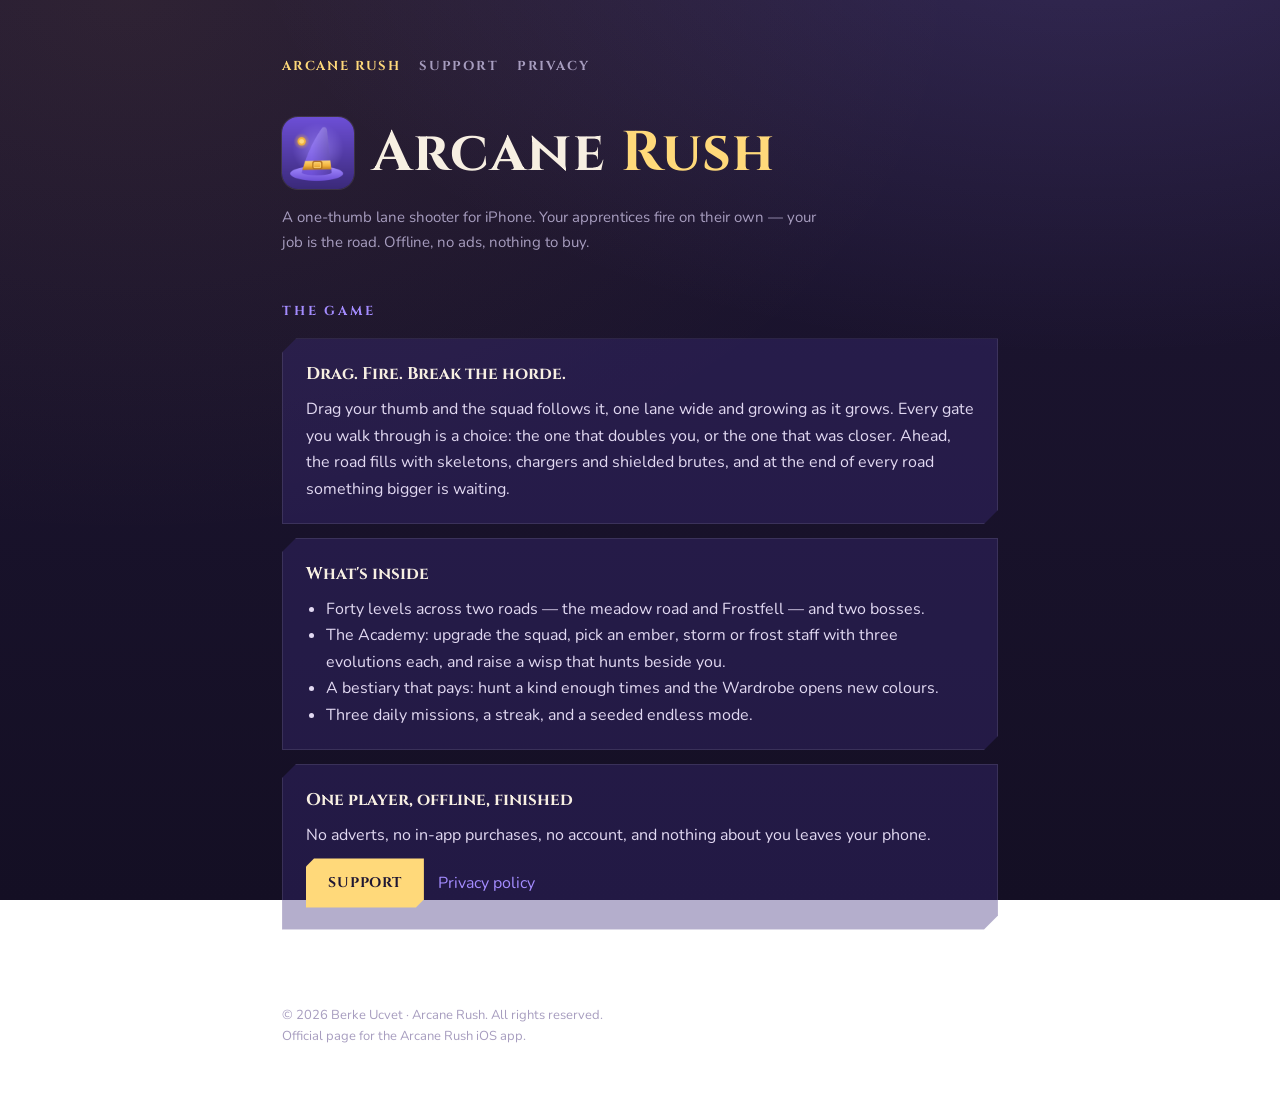
<file: index.html>
<!doctype html>
<html lang="en">
<head>
<meta charset="utf-8">
<meta name="viewport" content="width=device-width, initial-scale=1">
<link rel="icon" href="icon.png">
<link rel="apple-touch-icon" href="icon.png">
<link rel="preconnect" href="https://fonts.googleapis.com">
<link rel="preconnect" href="https://fonts.gstatic.com" crossorigin>
<link href="https://fonts.googleapis.com/css2?family=Cinzel:wght@700&family=Nunito:wght@400;700&display=swap" rel="stylesheet">
<link rel="stylesheet" href="style.css">
<title>Arcane Rush</title>
<meta name="description" content="Arcane Rush — a one-thumb lane shooter for iPhone. Lead a squad of apprentice wizards down the road. Offline, no ads, nothing to buy.">
</head>
<body>
<div class="wrap">
  <nav><a href="./" class="on">Arcane Rush</a><a href="support.html">Support</a><a href="privacy.html">Privacy</a></nav>
  <header>
    <div class="brand"><img src="icon.png" alt="Arcane Rush icon"><div class="logo">Arcane <b>Rush</b></div></div>
    <div class="tag">A one-thumb lane shooter for iPhone. Your apprentices fire on their own — your job is the road. Offline, no ads, nothing to buy.</div>
  </header>

  <h2>The game</h2>
  <div class="card">
    <h3>Drag. Fire. Break the horde.</h3>
    <p>Drag your thumb and the squad follows it, one lane wide and growing as it grows. Every gate you walk through is a choice: the one that doubles you, or the one that was closer. Ahead, the road fills with skeletons, chargers and shielded brutes, and at the end of every road something bigger is waiting.</p>
  </div>
  <div class="card">
    <h3>What's inside</h3>
    <ul>
      <li>Forty levels across two roads — the meadow road and Frostfell — and two bosses.</li>
      <li>The Academy: upgrade the squad, pick an ember, storm or frost staff with three evolutions each, and raise a wisp that hunts beside you.</li>
      <li>A bestiary that pays: hunt a kind enough times and the Wardrobe opens new colours.</li>
      <li>Three daily missions, a streak, and a seeded endless mode.</li>
    </ul>
  </div>
  <div class="card">
    <h3>One player, offline, finished</h3>
    <p>No adverts, no in-app purchases, no account, and nothing about you leaves your phone.</p>
    <p class="contact"><a class="btn" href="support.html">Support</a><a href="privacy.html">Privacy policy</a></p>
  </div>

  <footer>
    © 2026 Berke Ucvet · Arcane Rush. All rights reserved.<br>
    Official page for the Arcane Rush iOS app.
  </footer>
</div>
</body>
</html>
</file>
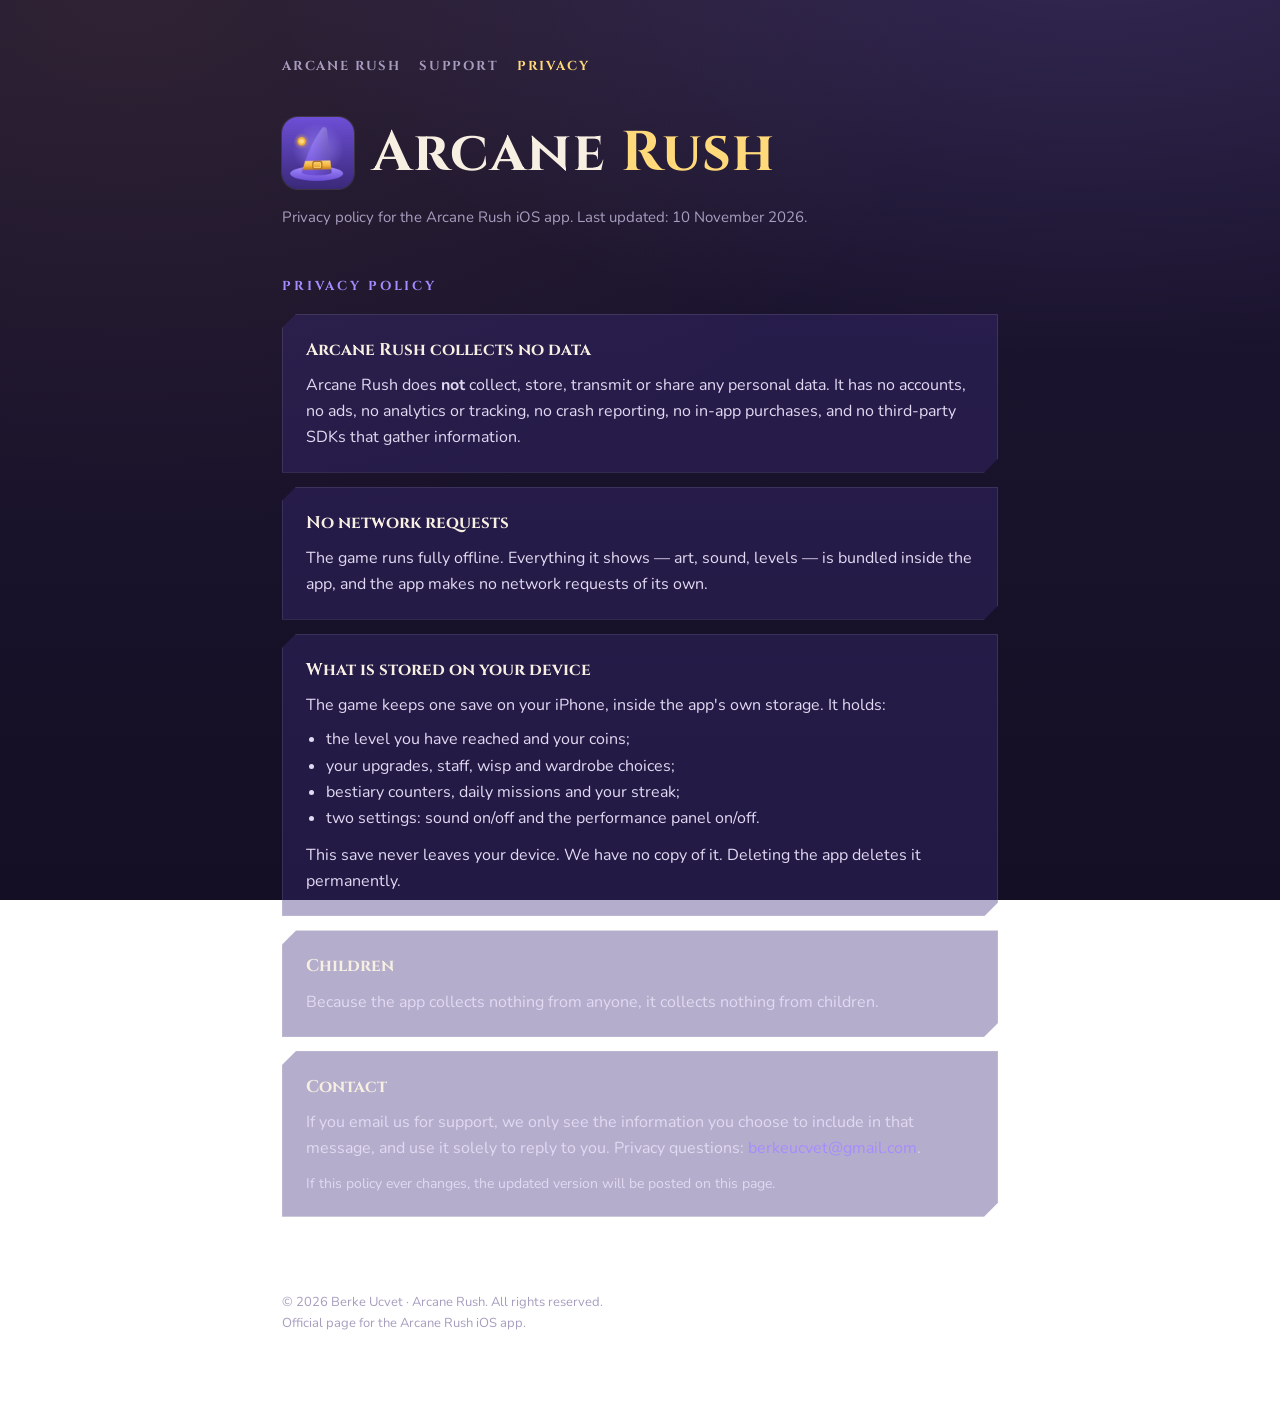
<file: privacy.html>
<!doctype html>
<html lang="en">
<head>
<meta charset="utf-8">
<meta name="viewport" content="width=device-width, initial-scale=1">
<link rel="icon" href="icon.png">
<link rel="apple-touch-icon" href="icon.png">
<link rel="preconnect" href="https://fonts.googleapis.com">
<link rel="preconnect" href="https://fonts.gstatic.com" crossorigin>
<link href="https://fonts.googleapis.com/css2?family=Cinzel:wght@700&family=Nunito:wght@400;700&display=swap" rel="stylesheet">
<link rel="stylesheet" href="style.css">
<title>Arcane Rush — Privacy Policy</title>
<meta name="description" content="Privacy policy for Arcane Rush: no data is collected, nothing leaves your device.">
</head>
<body>
<div class="wrap">
  <nav><a href="./">Arcane Rush</a><a href="support.html">Support</a><a href="privacy.html" class="on">Privacy</a></nav>
  <header>
    <div class="brand"><img src="icon.png" alt="Arcane Rush icon"><div class="logo">Arcane <b>Rush</b></div></div>
    <div class="tag">Privacy policy for the Arcane Rush iOS app. Last updated: 10 November 2026.</div>
  </header>

  <h2>Privacy Policy</h2>
  <div class="card">
    <h3>Arcane Rush collects no data</h3>
    <p>Arcane Rush does <b>not</b> collect, store, transmit or share any personal data. It has no accounts, no ads, no analytics or tracking, no crash reporting, no in-app purchases, and no third-party SDKs that gather information.</p>
  </div>
  <div class="card">
    <h3>No network requests</h3>
    <p>The game runs fully offline. Everything it shows — art, sound, levels — is bundled inside the app, and the app makes no network requests of its own.</p>
  </div>
  <div class="card">
    <h3>What is stored on your device</h3>
    <p>The game keeps one save on your iPhone, inside the app's own storage. It holds:</p>
    <ul>
      <li>the level you have reached and your coins;</li>
      <li>your upgrades, staff, wisp and wardrobe choices;</li>
      <li>bestiary counters, daily missions and your streak;</li>
      <li>two settings: sound on/off and the performance panel on/off.</li>
    </ul>
    <p>This save never leaves your device. We have no copy of it. Deleting the app deletes it permanently.</p>
  </div>
  <div class="card">
    <h3>Children</h3>
    <p>Because the app collects nothing from anyone, it collects nothing from children.</p>
  </div>
  <div class="card">
    <h3>Contact</h3>
    <p>If you email us for support, we only see the information you choose to include in that message, and use it solely to reply to you. Privacy questions: <a href="mailto:berkeucvet@gmail.com?subject=Arcane%20Rush%20Privacy">berkeucvet@gmail.com</a>.</p>
    <p class="muted">If this policy ever changes, the updated version will be posted on this page.</p>
  </div>

  <footer>
    © 2026 Berke Ucvet · Arcane Rush. All rights reserved.<br>
    Official page for the Arcane Rush iOS app.
  </footer>
</div>
</body>
</html>
</file>
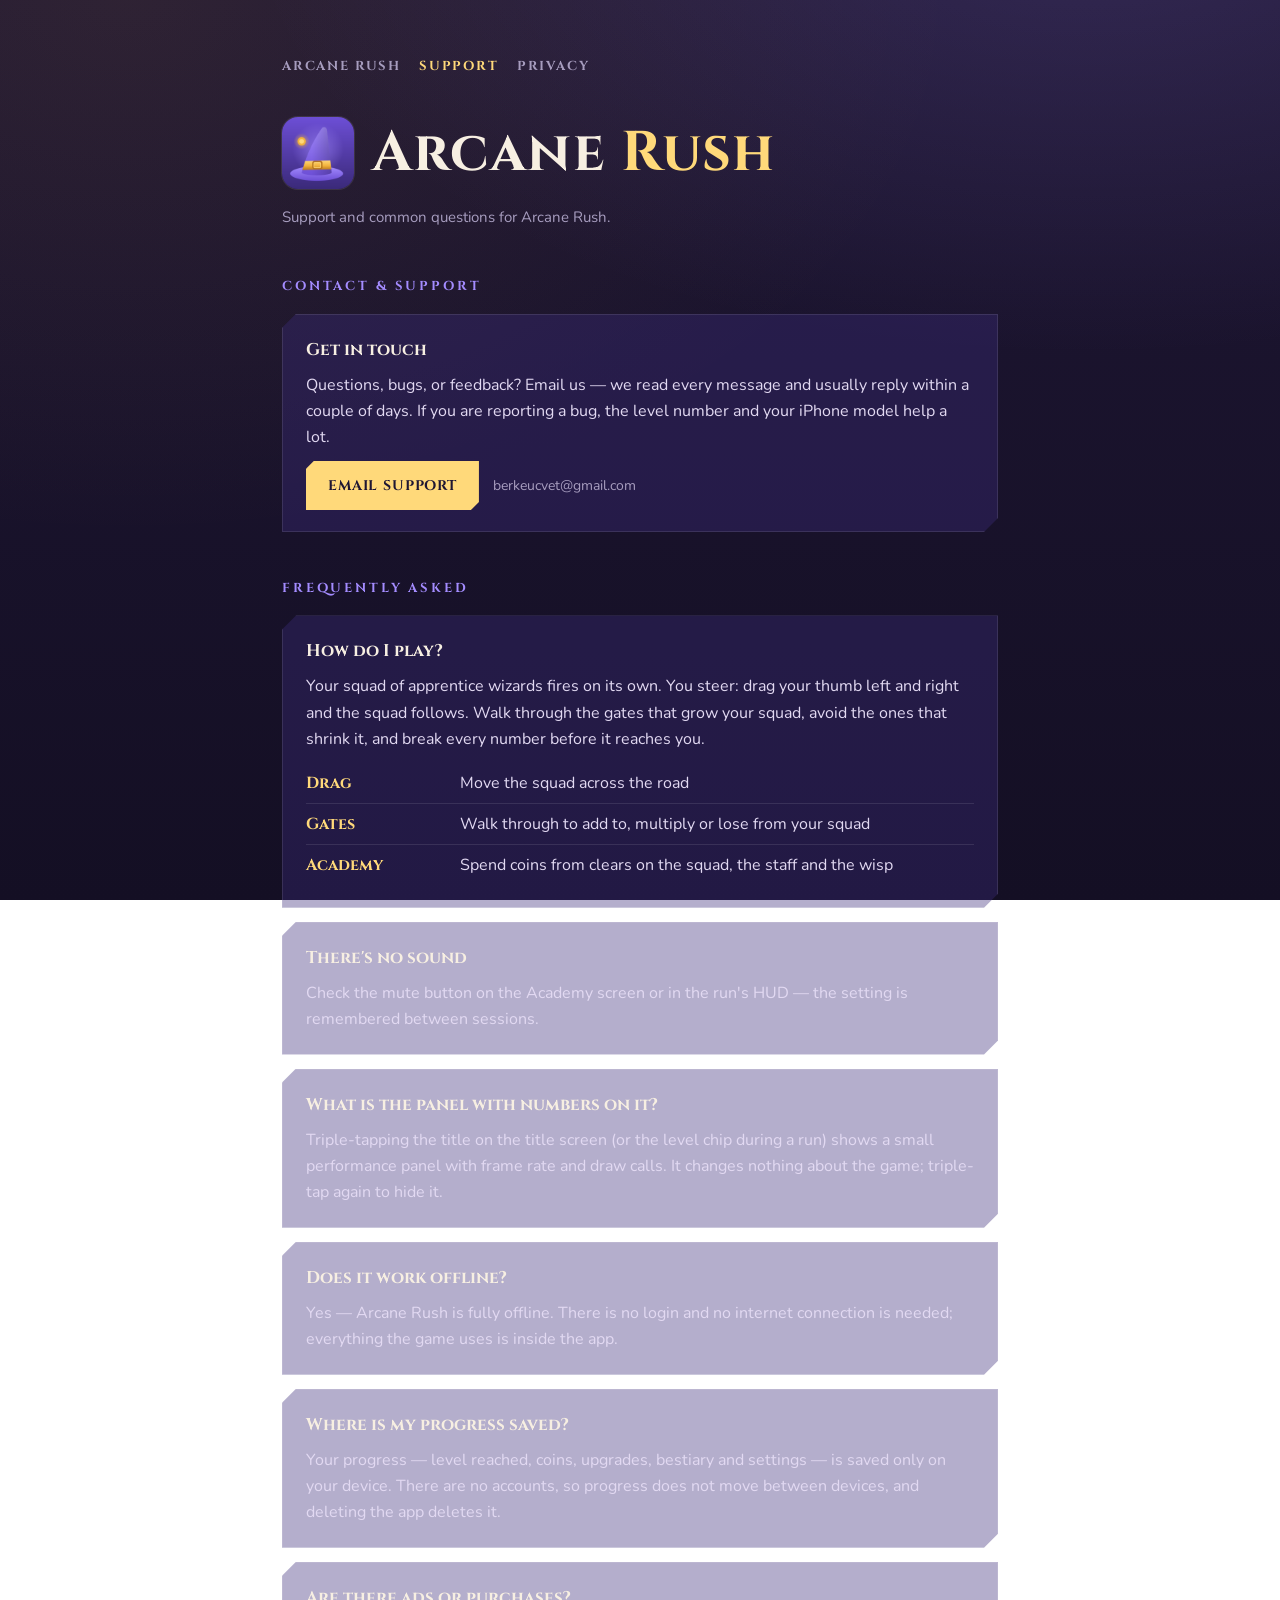
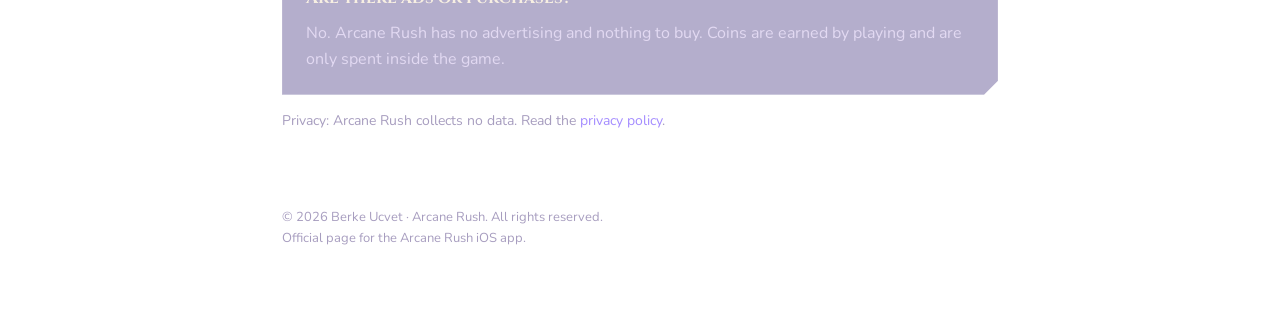
<file: support.html>
<!doctype html>
<html lang="en">
<head>
<meta charset="utf-8">
<meta name="viewport" content="width=device-width, initial-scale=1">
<link rel="icon" href="icon.png">
<link rel="apple-touch-icon" href="icon.png">
<link rel="preconnect" href="https://fonts.googleapis.com">
<link rel="preconnect" href="https://fonts.gstatic.com" crossorigin>
<link href="https://fonts.googleapis.com/css2?family=Cinzel:wght@700&family=Nunito:wght@400;700&display=swap" rel="stylesheet">
<link rel="stylesheet" href="style.css">
<title>Arcane Rush — Support</title>
<meta name="description" content="Support and common questions for Arcane Rush, the one-thumb lane shooter for iPhone.">
</head>
<body>
<div class="wrap">
  <nav><a href="./">Arcane Rush</a><a href="support.html" class="on">Support</a><a href="privacy.html">Privacy</a></nav>
  <header>
    <div class="brand"><img src="icon.png" alt="Arcane Rush icon"><div class="logo">Arcane <b>Rush</b></div></div>
    <div class="tag">Support and common questions for Arcane Rush.</div>
  </header>

  <h2>Contact &amp; Support</h2>
  <div class="card">
    <h3>Get in touch</h3>
    <p>Questions, bugs, or feedback? Email us — we read every message and usually reply within a couple of days. If you are reporting a bug, the level number and your iPhone model help a lot.</p>
    <p class="contact">
      <a class="btn" href="mailto:berkeucvet@gmail.com?subject=Arcane%20Rush%20Support">Email support</a>
      <span class="muted">berkeucvet@gmail.com</span>
    </p>
  </div>

  <h2>Frequently asked</h2>

  <div class="card">
    <h3>How do I play?</h3>
    <p>Your squad of apprentice wizards fires on its own. You steer: drag your thumb left and right and the squad follows. Walk through the gates that grow your squad, avoid the ones that shrink it, and break every number before it reaches you.</p>
    <ul class="controls">
      <li><span class="k">Drag</span><span>Move the squad across the road</span></li>
      <li><span class="k">Gates</span><span>Walk through to add to, multiply or lose from your squad</span></li>
      <li><span class="k">Academy</span><span>Spend coins from clears on the squad, the staff and the wisp</span></li>
    </ul>
  </div>

  <div class="card">
    <h3>There's no sound</h3>
    <p>Check the mute button on the Academy screen or in the run's HUD — the setting is remembered between sessions.</p>
  </div>

  <div class="card">
    <h3>What is the panel with numbers on it?</h3>
    <p>Triple-tapping the title on the title screen (or the level chip during a run) shows a small performance panel with frame rate and draw calls. It changes nothing about the game; triple-tap again to hide it.</p>
  </div>

  <div class="card">
    <h3>Does it work offline?</h3>
    <p>Yes — Arcane Rush is fully offline. There is no login and no internet connection is needed; everything the game uses is inside the app.</p>
  </div>

  <div class="card">
    <h3>Where is my progress saved?</h3>
    <p>Your progress — level reached, coins, upgrades, bestiary and settings — is saved only on your device. There are no accounts, so progress does not move between devices, and deleting the app deletes it.</p>
  </div>

  <div class="card">
    <h3>Are there ads or purchases?</h3>
    <p>No. Arcane Rush has no advertising and nothing to buy. Coins are earned by playing and are only spent inside the game.</p>
  </div>

  <p class="muted">Privacy: Arcane Rush collects no data. Read the <a href="privacy.html">privacy policy</a>.</p>

  <footer>
    © 2026 Berke Ucvet · Arcane Rush. All rights reserved.<br>
    Official page for the Arcane Rush iOS app.
  </footer>
</div>
</body>
</html>
</file>
<file: style.css>
:root{
  --bg:#1e1633; --bg2:#140f24; --panel:rgba(59,42,122,.38); --line:rgba(255,255,255,.10);
  --fg:#f7efe2; --muted:#a79dbf; --accent:#a48cff; --gold:#ffd97a;
  --disp:"Cinzel",Georgia,"Times New Roman",serif;
  --body:"Nunito",ui-sans-serif,system-ui,-apple-system,"Segoe UI",Roboto,sans-serif;
  --facet:polygon(14px 0,100% 0,100% calc(100% - 14px),calc(100% - 14px) 100%,0 100%,0 14px);
  --facet-sm:polygon(8px 0,100% 0,100% calc(100% - 8px),calc(100% - 8px) 100%,0 100%,0 8px);
}
*{box-sizing:border-box}
body{
  margin:0; color:var(--fg); font:16px/1.65 var(--body);
  background:
    radial-gradient(120% 90% at 85% -10%,rgba(164,140,255,.16),transparent 55%),
    radial-gradient(130% 120% at 10% 0%,rgba(242,179,61,.08),transparent 50%),
    linear-gradient(180deg,var(--bg),var(--bg2));
  background-attachment:fixed; min-height:100vh; -webkit-font-smoothing:antialiased;
}
.wrap{max-width:760px;margin:0 auto;padding:56px 22px 70px}
nav{display:flex;gap:18px;flex-wrap:wrap;font-family:var(--disp);font-weight:700;font-size:13px;letter-spacing:.14em;text-transform:uppercase;margin-bottom:40px}
nav a{color:var(--muted)} nav a.on{color:var(--gold)}
.brand{display:flex;align-items:center;gap:18px}
.brand img{width:72px;height:72px;border-radius:16px;box-shadow:0 0 0 1px var(--line)}
.logo{font-family:var(--disp);font-weight:700;font-size:clamp(34px,8vw,56px);letter-spacing:.02em;line-height:1}
.logo b{color:var(--gold);font-weight:700}
.tag{color:var(--muted);margin-top:16px;font-size:15px;max-width:60ch}
h2{font-family:var(--disp);font-weight:700;font-size:13px;letter-spacing:.22em;text-transform:uppercase;color:var(--accent);margin:46px 0 16px}
.card{background:var(--panel);clip-path:var(--facet);box-shadow:inset 0 0 0 1px var(--line);padding:22px 24px;margin-bottom:14px}
.card h3{font-family:var(--disp);font-weight:700;font-size:17px;margin:0 0 8px}
.card p{margin:0;color:#e2d9f2}
.card p+p,.card ul+p{margin-top:10px}
.card ul{margin:8px 0 0;padding-left:20px;color:#e2d9f2}
a{color:var(--accent);text-decoration:none}
a:hover{text-decoration:underline}
.contact{display:flex;flex-wrap:wrap;gap:14px;align-items:center;margin-top:16px}
.btn{font-family:var(--disp);font-weight:700;letter-spacing:.06em;text-transform:uppercase;font-size:14px;color:#1e1633;background:var(--gold);clip-path:var(--facet-sm);padding:13px 22px;display:inline-block}
.btn:hover{text-decoration:none;filter:brightness(1.06)}
.muted{color:var(--muted);font-size:14px}
ul.controls{list-style:none;padding:0;margin:10px 0 0}
ul.controls li{padding:7px 0;border-top:1px solid var(--line);display:flex;gap:14px}
ul.controls li:first-child{border-top:none}
ul.controls .k{font-family:var(--disp);font-weight:700;color:var(--gold);min-width:140px;flex-shrink:0}
footer{margin-top:52px;color:var(--muted);font-size:13px;border-top:1px solid var(--line);padding-top:22px}
</file>
